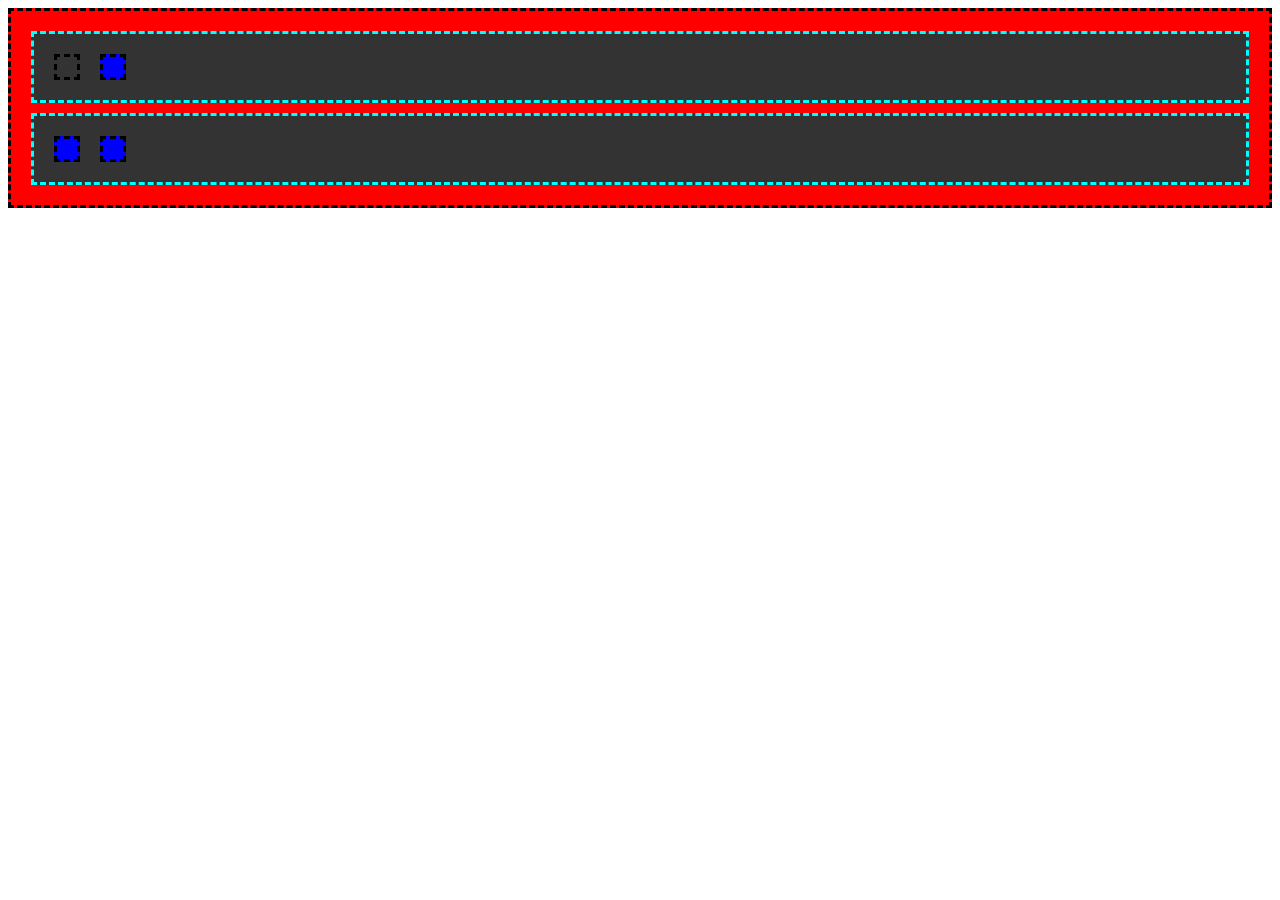
<file: Javascript/index.html>
<!DOCTYPE html>
<html lang="en">
<head>
    <meta charset="UTF-8">
    <meta name="viewport" content="width=device-width, initial-scale=1.0">
    <title>Document</title>
    <style>
        .grandparent {
            background-color: red;
            flex-direction: column;
            padding: 10px;
            border-style: dashed;
        }
    
        .parent {
            background-color: aqua;
            padding: 10px;
            display: flex;
            /* direction: column; */
            border-style: dashed;
            margin: 10px;
            border-color: aqua;

        }
    
        .child {
            background-color: blue;
            padding: 10px;
            /* display: flex; */
            border-style: dashed;
            margin: 10px;


        }
    </style>
    
    <script src="dom_traversal.js" defer></script>
</head>
<body>
    <div class="grandparent" id="grandparent-id">
        <div class="parent">
            <div class="child"></div>
            <div class="child"></div>
        </div>
        <div class="parent">
            <div class="child"></div>
            <div class="child"></div>
        </div>
    </div>
    
</body>
</html>
</file>
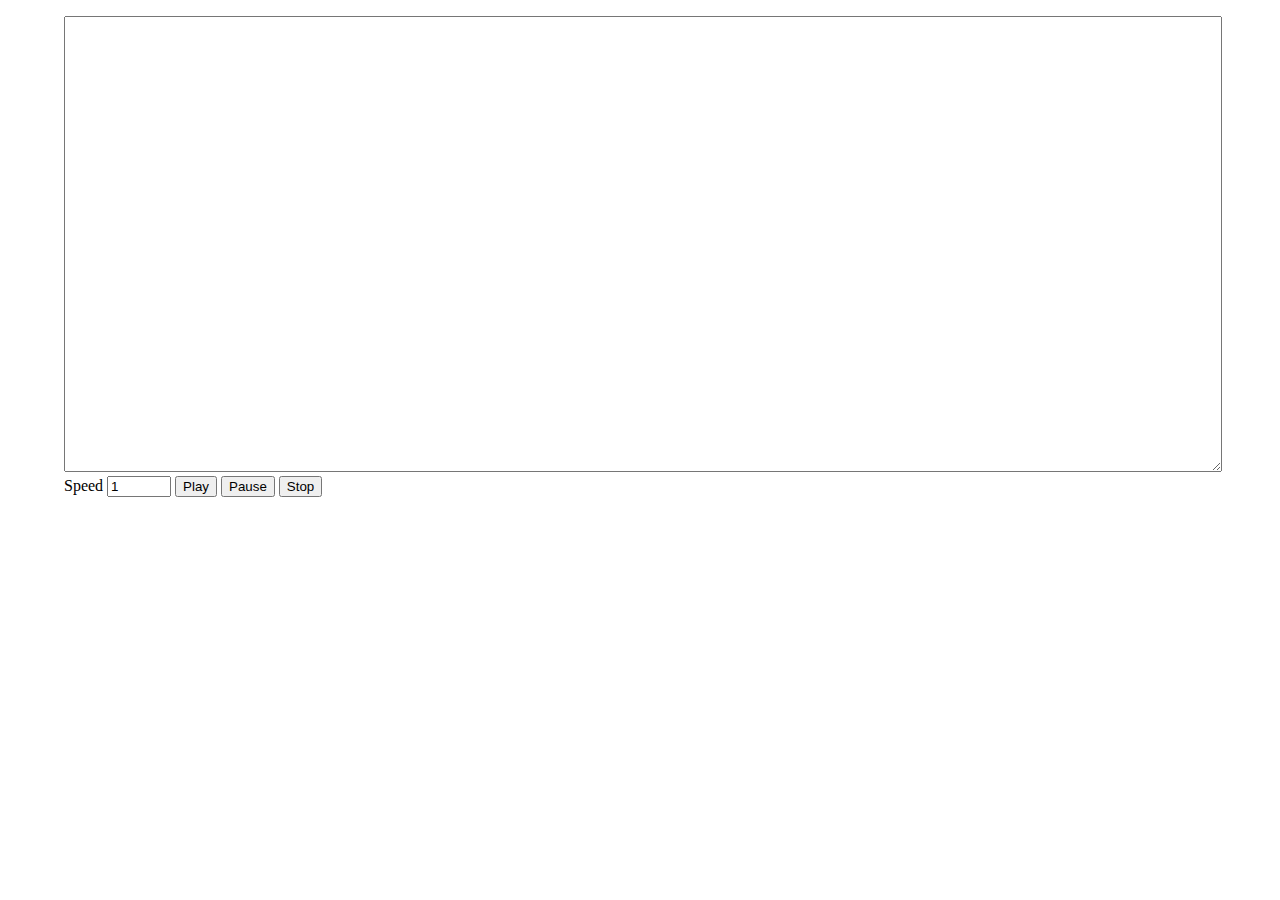
<file: Javascript/Projects/easy/index.html>
<!DOCTYPE html>
<html lang="en">
<head>
  <meta charset="UTF-8">
  <meta name="viewport" content="width=device-width, initial-scale=1.0">
  <meta http-equiv="X-UA-Compatible" content="ie=edge">
  <title>Document</title>
  <style>
    body {
      width: 90%;
      margin: 0 auto;
      margin-top: 1rem;
    }

    #text {
      width: 100%;
      height: 50vh;
    }
  </style>
  <script src="script.js" defer></script>
</head>
<body>
  <textarea id="text"></textarea>
  <label for="speed">Speed</label>
  <input type="number" name="spee" id="speed" min=".5" max="3" step=".5" value="1">
  <button id="play-button">Play</button>
  <button id="pause-button">Pause</button>
  <button id="stop-button">Stop</button>

</body>
</html>
</file>
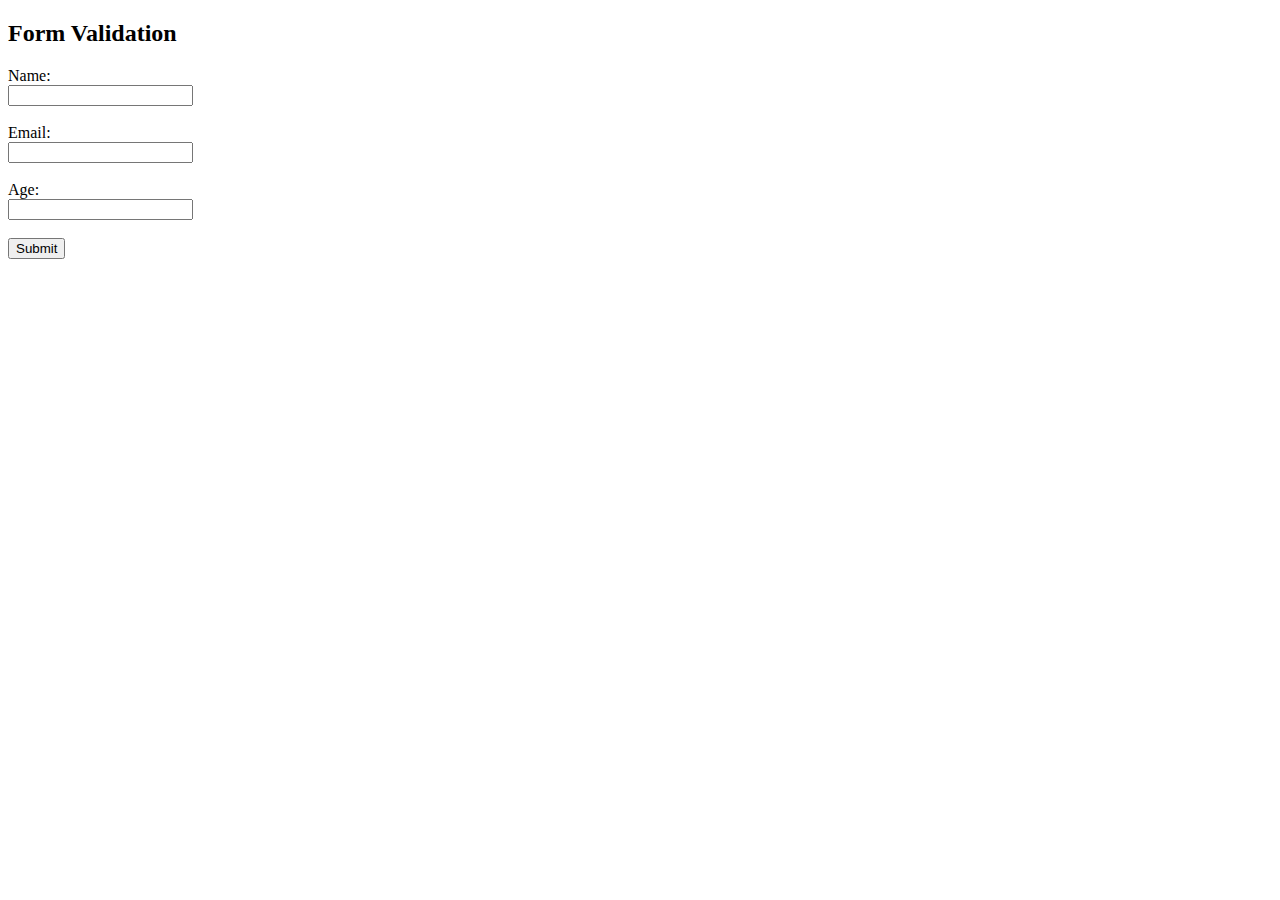
<file: Javascript/Projects/Form Validation/index.html>
<!DOCTYPE html>
<html lang="en">
<head>
    <meta charset="UTF-8">
    <meta name="viewport" content="width=device-width, initial-scale=1.0">
    <title>Form Validation</title>
    <style>
        .error {
          color: red;
        }
      </style>
</head>
<body>
    <h2>Form Validation</h2>
    <form id="myForm" onsubmit="return validateForm()">
      <label for="name">Name:</label><br>
      <input type="text" id="name" name="name"><br>
      <span id="nameError" class="error"></span><br>
      
      <label for="email">Email:</label><br>
      <input type="email" id="email" name="email"><br>
      <span id="emailError" class="error"></span><br>
      
      <label for="age">Age:</label><br>
      <input type="number" id="age" name="age"><br>
      <span id="ageError" class="error"></span><br>
      
      <input type="submit" value="Submit" id="submitButton">
    </form>
</body>
<script src="script.js" defer></script>
</html>
</file>
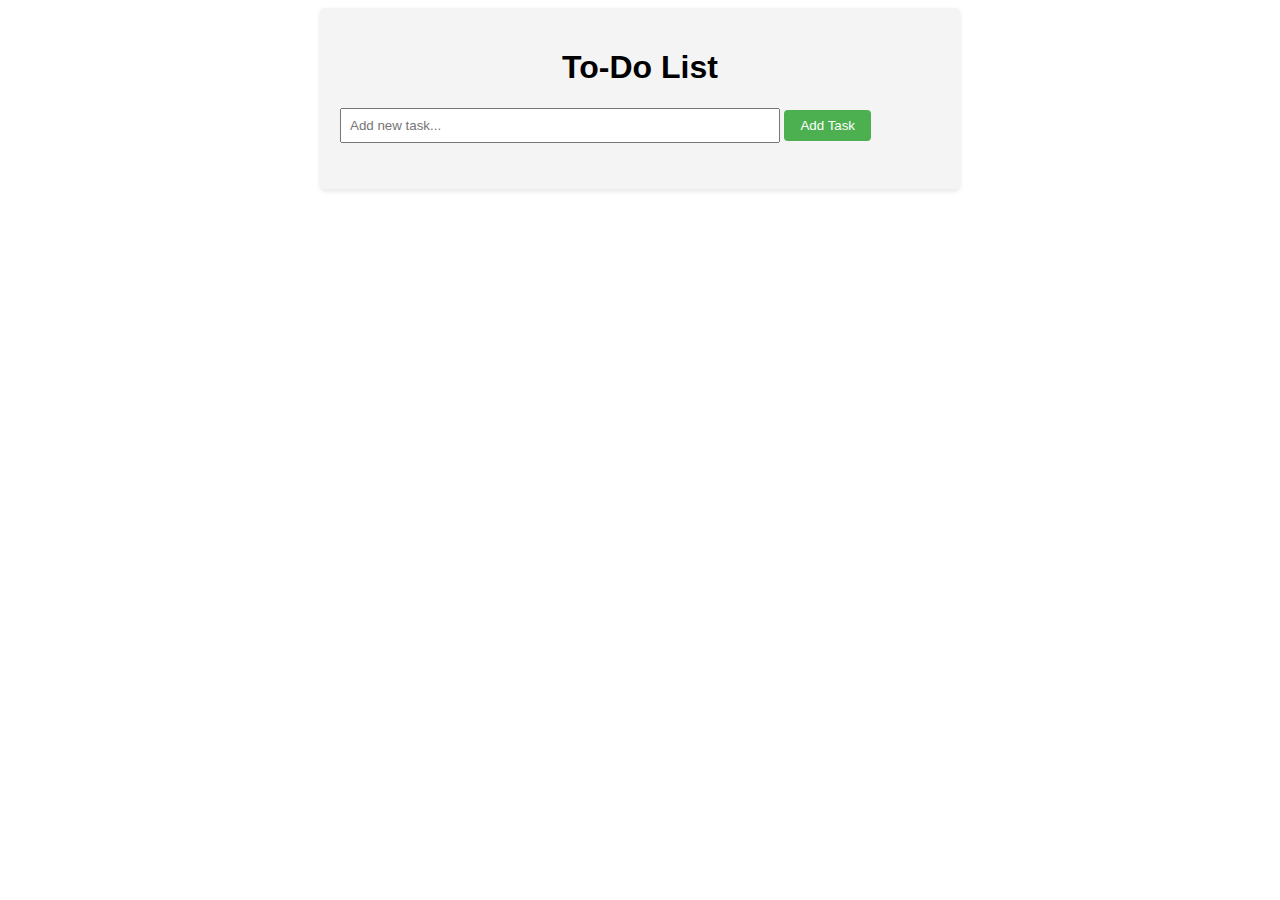
<file: Javascript/Projects/to-do-list/index.html>
<!DOCTYPE html>
<html lang="en">
<head>
    <meta charset="UTF-8">
    <meta name="viewport" content="width=device-width, initial-scale=1.0">
    <title>To-Do List App</title>
    <link rel="stylesheet" href="style.css">
    
</head>
<body>
    <div class="container">
        <h1>To-Do List</h1>
        <input type="text" id="taskInput" placeholder="Add new task...">
        <button id="addTaskBtn">Add Task</button>
        <ul id="taskList"></ul>
    </div>
    <script src="script.js"></script>
</body>
</html>
</file>
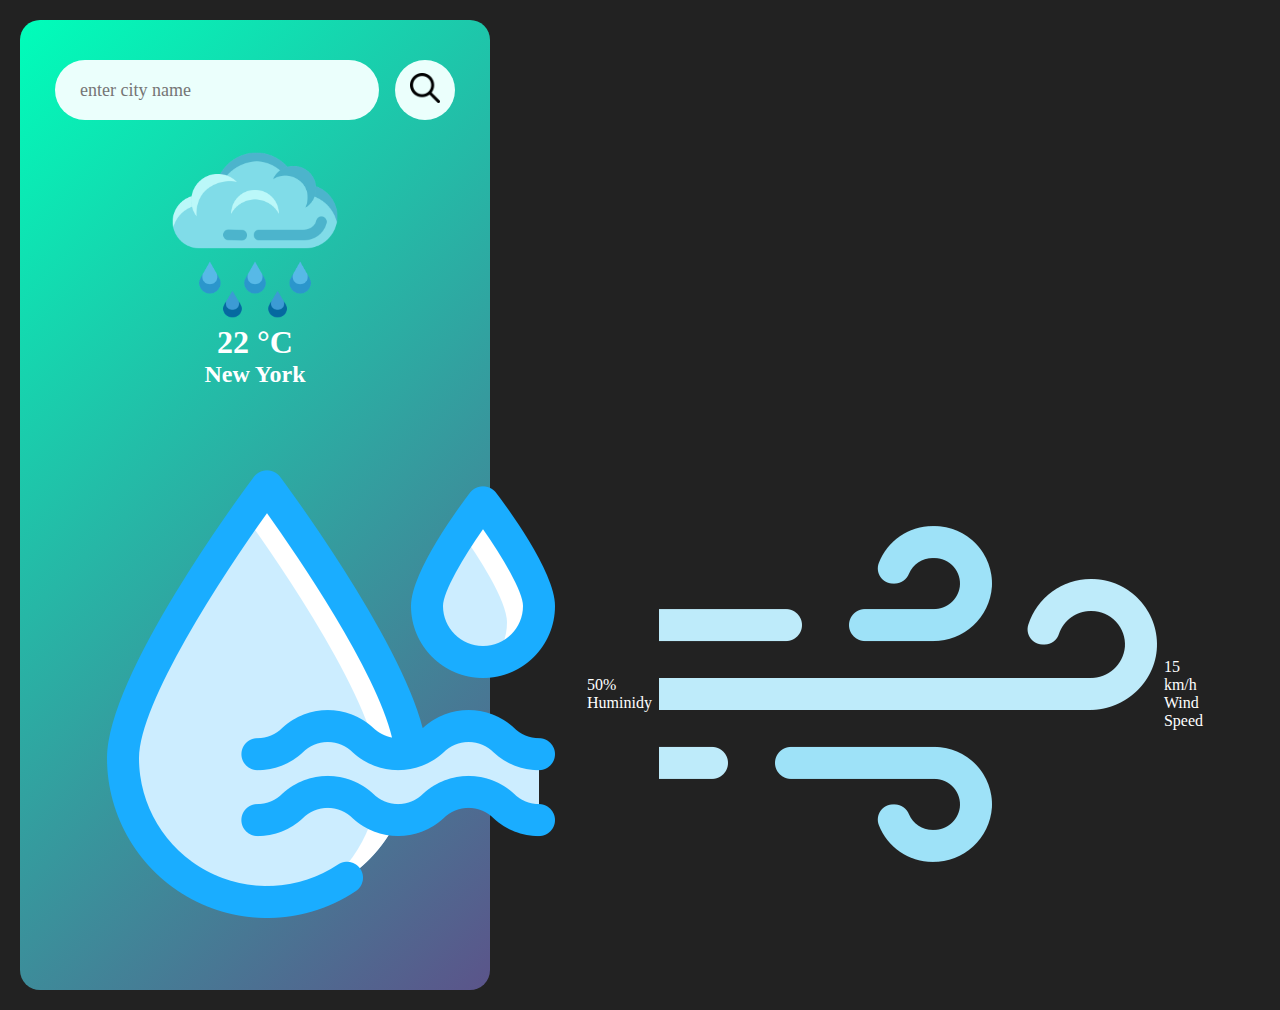
<file: Javascript/Projects/weather_api/index.html>
<!DOCTYPE html>
<html lang="en">
<head>
    <meta charset="UTF-8">
    <meta name="viewport" content="width=device-width, initial-scale=1.0">
    <title>Document</title>
    <link rel="stylesheet" href="style.css">

</head>
<body>
    <div class="card">
        <div class = "search">
            <input type="text" placeholder = "enter city name"
            spellcheck = 'false'>
            <button class="btn"><img src="images/search.png" alt=""></button>
        </div>
        <div class="weather-detail">
            <img src="images/rain.png" class="weather-icon">
            <h1 class = "temp">22 °C</h1>
            <h2 class = 'city'>New York</h2>
            <div class = "details">
                <div class="col">
                    <img src="images/humidity.png">
                    <div>
                        <p class="humidity">50%</p>
                        <p>Huminidy</p>
                    </div>
                </div>

                <div class="col">
                    <img src="images/wind.png">
                    <div>
                        <p class="wind">15 km/h</p>
                        <p>Wind Speed</p>
                    </div>
                </div>
            </div>
        </div>
    </div>
    <script src="script.js"></script>
</body>

</html>
</file>
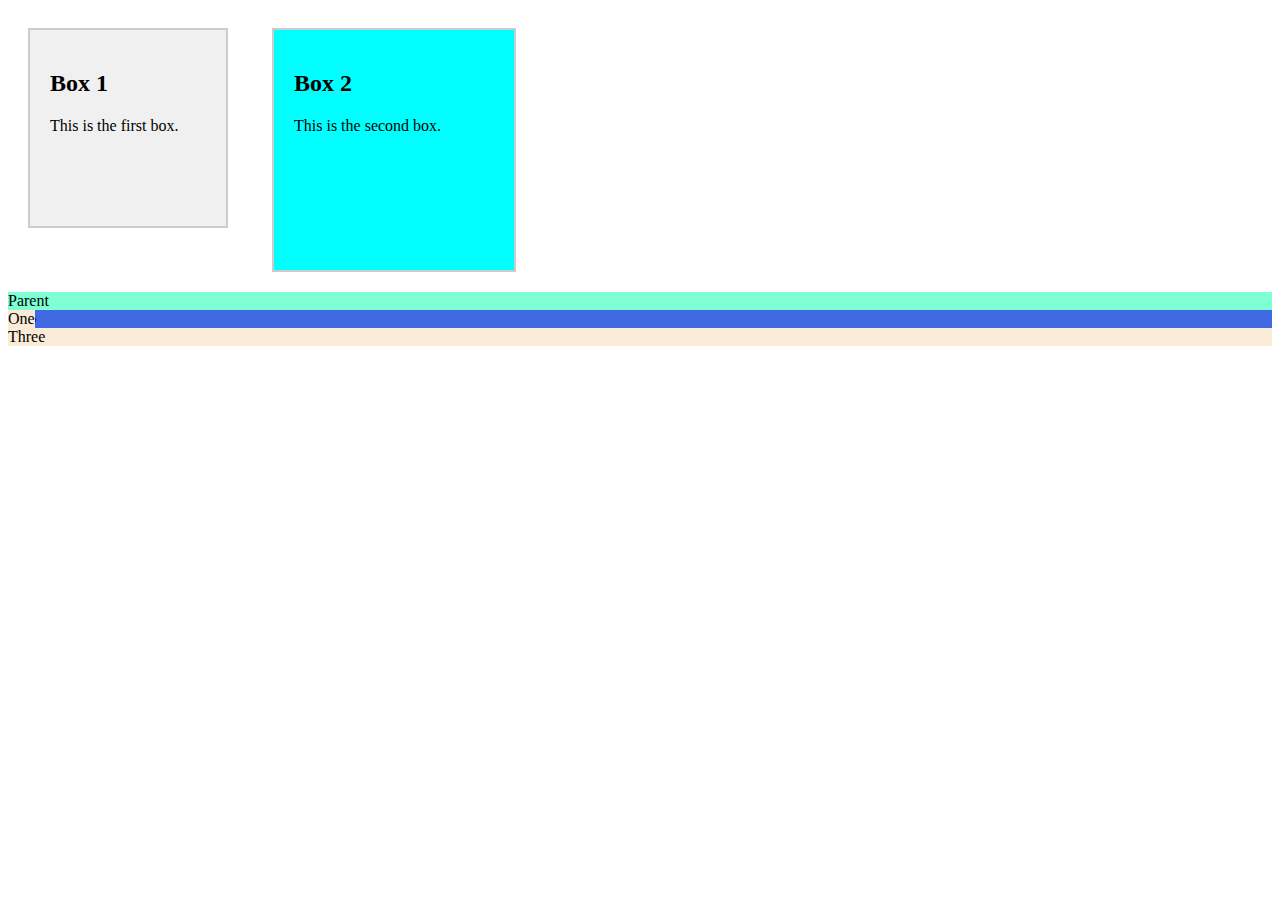
<file: CSS/CSS/css_box_model.html>
<!DOCTYPE html>
<html lang="en">
<head>
    <meta charset="UTF-8">
    <meta name="viewport" content="width=device-width, initial-scale=1.0">
    <title>Box Example</title>
    <style>
        .box-1 {
            width: 200px;
            height: 200px;
            background-color: #f0f0f0;
            border: 2px solid #ccc;
            padding: 20px;
            margin: 20px;
            display: inline-block;
            box-sizing: border-box; 
            /* width, height: chỉ tính text, element
            border-box: tính luôn cả border, padding */
        }
        .box-2 {
            width: 200px;
            height: 200px;
            background-color:aqua;
            border: 2px solid #ccc;
            padding: 20px;
            margin: 20px;
            display: inline-block;
        }

        .parent {
            background-color: aquamarine;
            position: relative;
            
        }

        .child-one-child{
            /* position: relative; */
            /* when apply relative, cho phép dịch chuyển các khối left, top khỏi flow của nó, bth khi dùng relative không có dùng left, top, right */
            position: absolute; 
            /* Khi muốn element đứng yên không moveround */
            /* thường được dùng nhiều */
            /* 1 children relative to the parent */
            background-color:antiquewhite;
        }

        .child-two-child{
            /* position: relative; */
            background-color: royalblue;
        }

        .child-three-child{
            /* position: relative; */
            background-color:antiquewhite;
        }
    </style>
</head>
<body>
    <div class="box-1">
        <h2>Box 1</h2>
        <p>This is the first box.</p>
    </div>

    <div class="box-2">
        <h2>Box 2</h2>
        <p>This is the second box.</p>
    </div>

    <div class="parent">Parent
        <div class="child-one-child">One</div>
        <div class="child-two-child">Two</div>
        <div class="child-three-child">Three</div>
    </div>
</body>
</html>
</file>
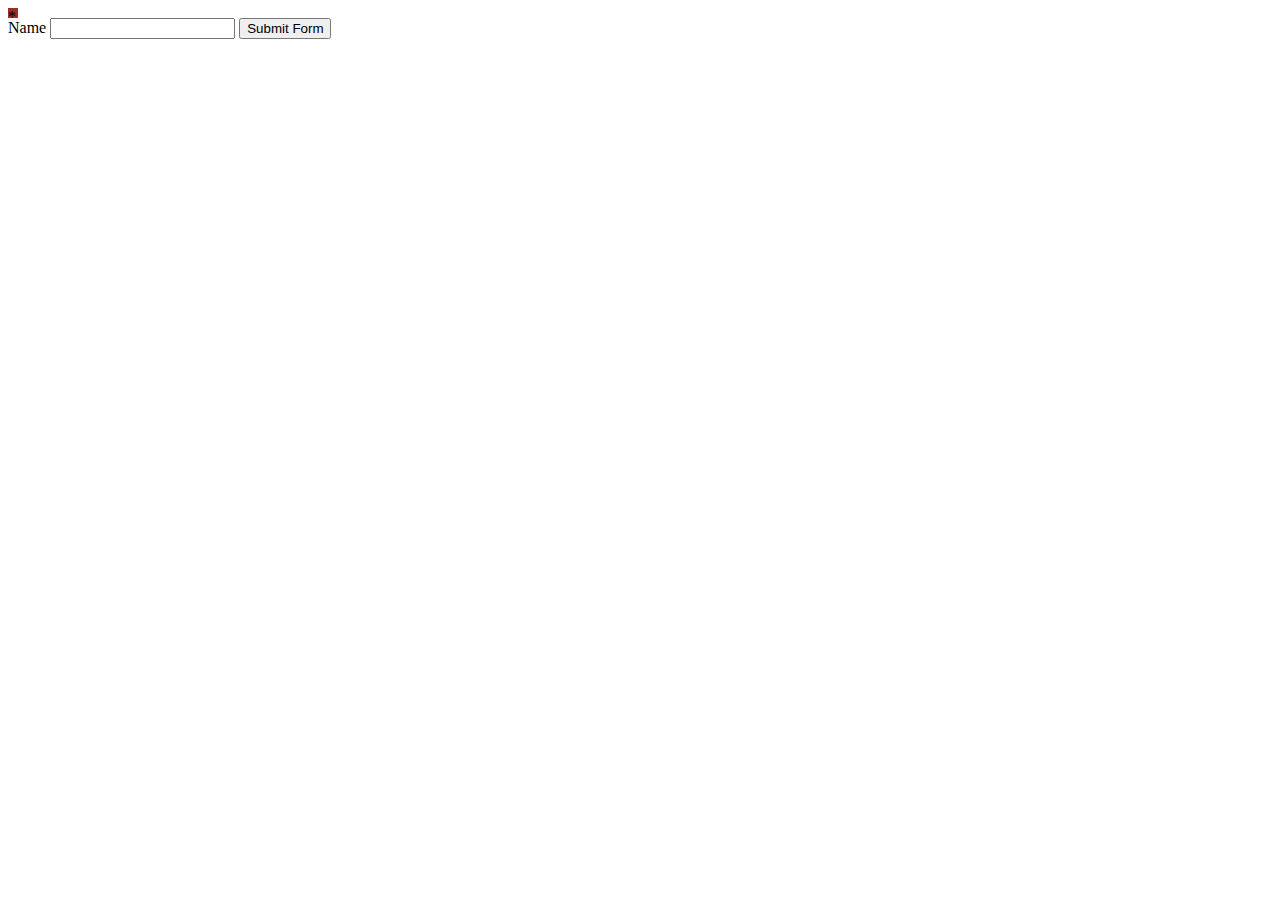
<file: CSS/CSS/css_pseudo_element.html>
<!DOCTYPE html>
  <html lang="en">
  <head>
    <meta charset="UTF-8">
    <meta name="viewport" content="width=device-width, initial-scale=1.0">
    <title>Document</title>
    <style>
        .required::before {
            content: "*";
            display:block;
            width: 10px;
            height: 10px;
            background-color: brown;}

/* Chi xuất hiện khi có content , và sẽ add vào trong label , trước name
Nêú thế require bằng input thi sẽ không có xuất hiện vì input không có content, pseudo sẽ không xuất hiện khi không có content*/

        [data-tooltip] {
            position:  relative;
        }

        [data-tooltip]:hover::after {
            content: attr(data-tooltip);
            position: absolute;
            top: 100%;
            /* tootop at bottom */
            left:0;
            right:0;
            margin-top: 5px;
            padding: 5px;
            background-color: lightgrey;
        }

        
    </style>
  </head>
  <body>
    <label class="required">Name</label>
    <input type="text" required>
    <button data-tooltip="Tooltip">Submit Form</button>
  </body>
  </html>
</file>
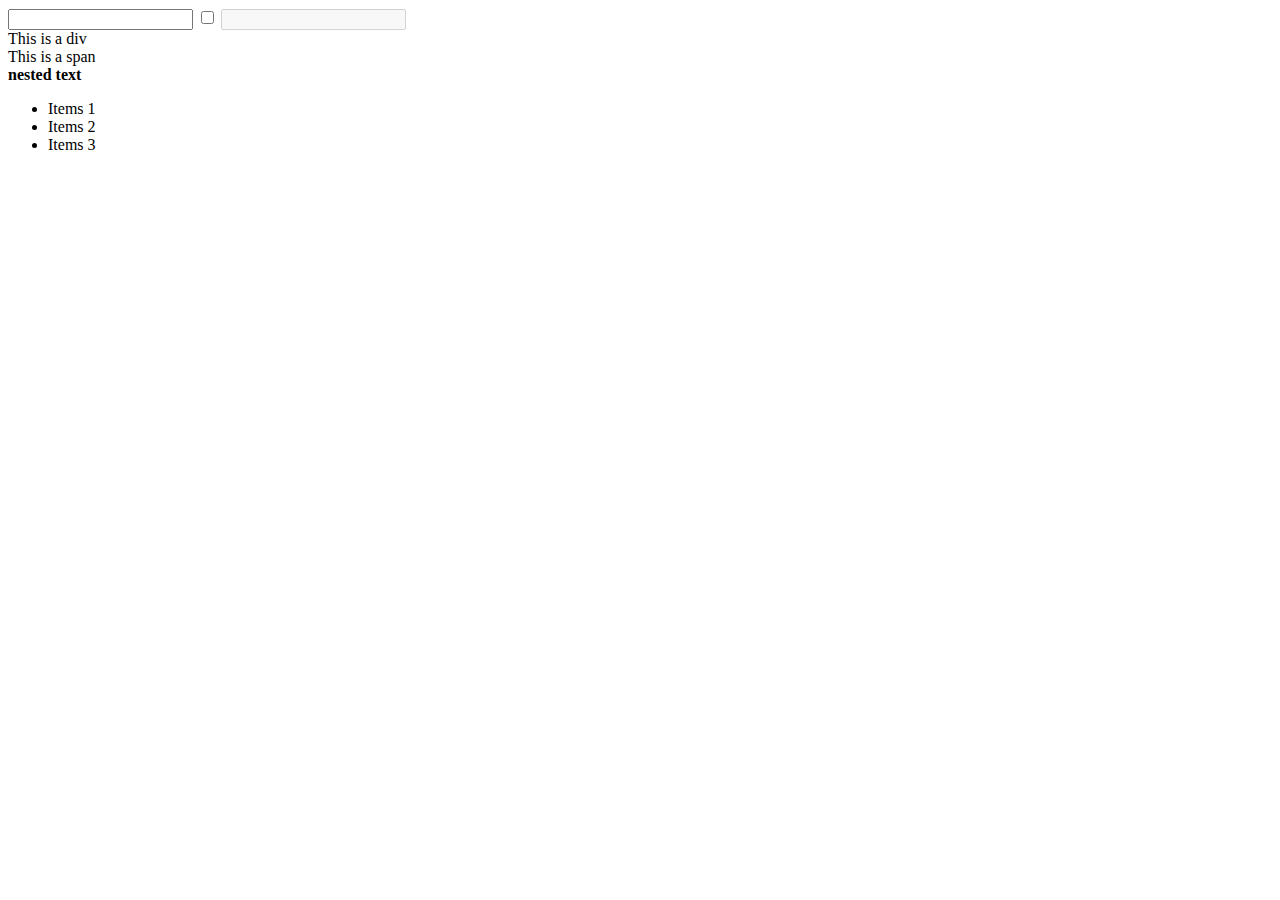
<file: CSS/CSS/css_selector.html>
<!-- - Basic CSS selectors
- CSS pseudo classes/elements
- Child selectors
- Advanced Selectors -->


<!DOCTYPE html>
<html lang="en">
<head>
    <meta charset="UTF-8">
    <meta name="viewport" content="width=device-width, initial-scale=1.0">
    <title>Document</title>
    <style>
        /* span,li.red{
            background-color: aqua;
        }
        Lấy span, li tại class red */
        /* div b {
            background-color: aqua;
        }
        Lấy tất cả các b không quan tâm là direct child hay indirect */
        /* div > b {
            background-color: aqua;
        }
        Chỉ lấy b nào trực tiếp sau div , trong th này div theo sau là span rồi mới đến b nên không được */

        /* li.red ~ li {
            background: red;
        }
        Lấy tất cả li nào tương tự nằm sau li có name là red */
        /* 
        li.red + li {
            background: red;
        }
        Lấy li nào tương tự nằm ngay sau li có name là red, ngay sau lun, nếu không có thì pass */ */
        /* li:hover{
            background-color: aqua;
        }; */
        /* input:focus{
            border-color: aqua;
            background-color:bisque;
        }

        Khi click vào input sẽ chuyển sang chế độ focus */
/* 
        input:checked{
            background-color:bisque;
        };
        Select only input have checked attribute */

        /* input:disabled{
            margin: 50px;
        } */

        /* li:last-child {
            background-color: aqua;
        }; */

        span:only-child{
            background-color: aqua;
        }

        /* div.red::after{
            content: " after";
            background:red;
            Add thêm text after vào sau text trong div có class red
        } */
    </style>
</head>
<body>
    <input type="text" class="">
    <input type="checkbox" class="">
    <input disabled type="datetime" class="">
    <div class="red">This is a div</div>
    <span class="blue">This is a span</span>
    <div><span>
        <b>nested text</b>
    </span></div>
    <ul>
        <li class="red">Items 1</li>
        <li>Items 2</li>
        <li>Items 3</li>
    </ul>
    
</body>
</html>
</file>
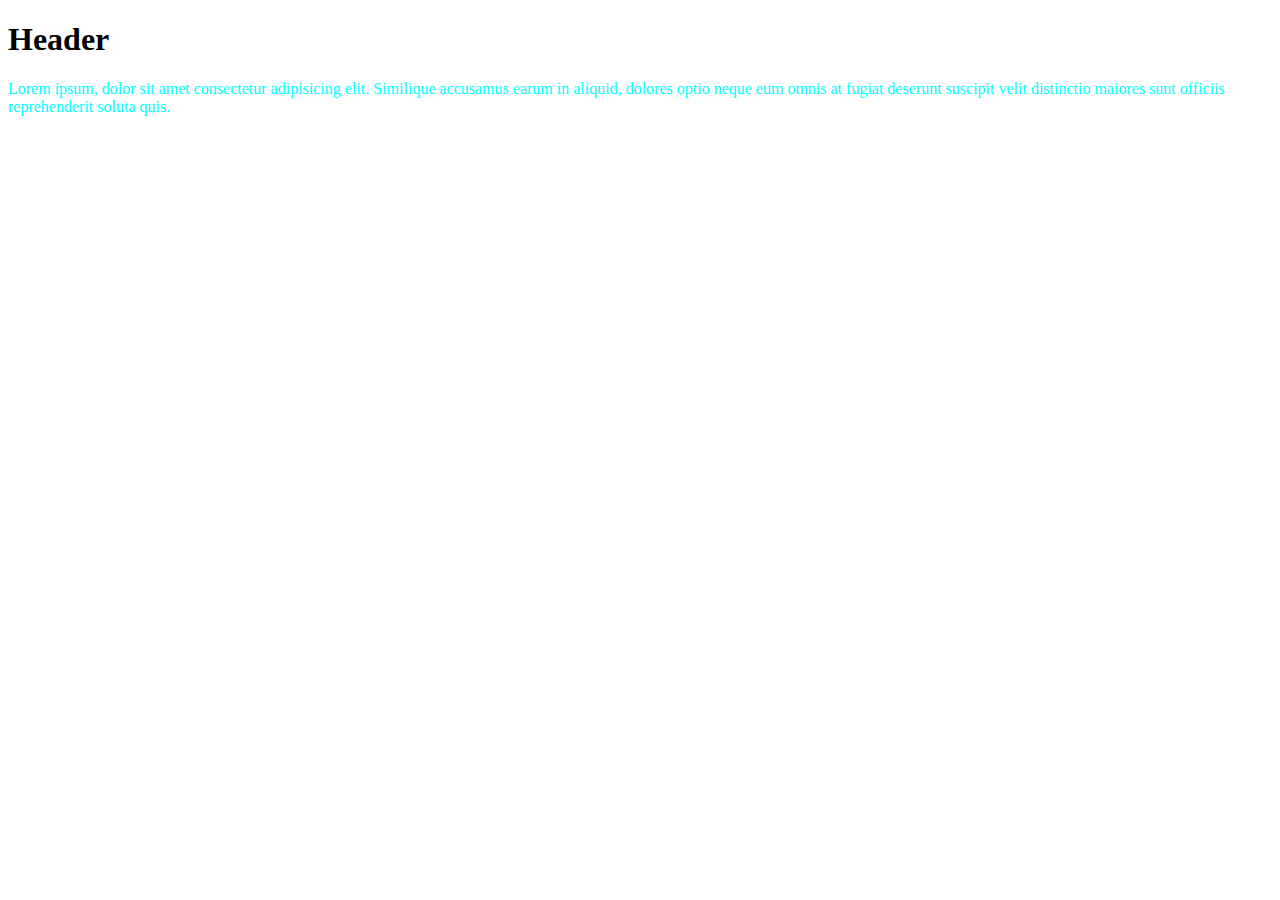
<file: CSS/CSS/css_specificity.html>
<!-- 
    CSS read from top to bottom
    CSS sẽ lấy cái nào specific hơn, ví dụ: h1 và class header cùng đựoc lấy => lấy header
    Nếu như trong từng cái id có set sẵn styles thì nó sẽ lấy trong styles
 -->

<!DOCTYPE html>
<html lang="en">
<head>
    <meta charset="UTF-8">
    <meta name="viewport" content="width=device-width, initial-scale=1.0">
    <title>Document</title>
    <style>
        #header-id {
            color:black;
        }
        .header{
            color: red;
        }
        .header{
            color: blue;
        }
        .text{
            color:aqua;
        }
    </style> 
</head>
<body>
    <h1 class="header" id="header-id">Header</h1>
    <p class="text">Lorem ipsum, dolor sit amet consectetur adipisicing elit. 
        Similique accusamus earum in aliquid, dolores optio neque eum omnis at
        fugiat deserunt suscipit velit distinctio maiores sunt officiis reprehenderit soluta quis.</p>
</body>
</html>
</file>
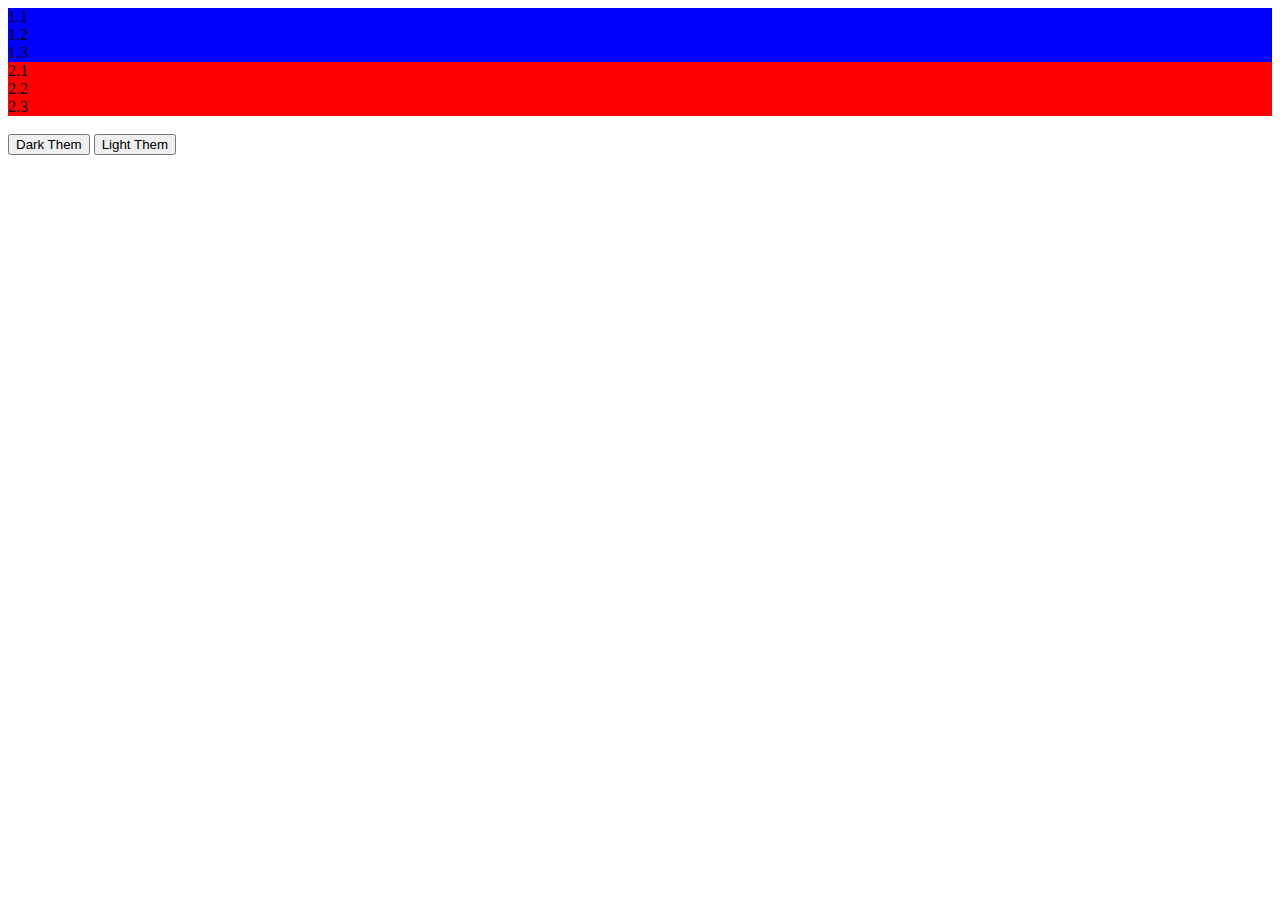
<file: CSS/CSS/css_variables.html>
<!DOCTYPE html>
<html lang="en">
<head>
    <meta charset="UTF-8">
    <meta name="viewport" content="width=device-width, initial-scale=1.0">
    <title>Document</title>
    <link rel="stylesheet" href="style_variable.css">
</head>
<body>
    <div class="one">
        <div class="one-one child">1.1</div>
        <div class="one-two child">1.2</div>
        <div class="one-three child">1.3</div>
    </div>

    <div class="two">
        <div class="two-one child">2.1</div>
        <div class="two-two child">2.2</div>
        <div class="two-three child">2.3</div>
    </div>

    <br>
    <button id ="dark-them-btn">Dark Them</button>
    <button id ="light-them-btn">Light Them</button>
    <script src="script.js"></script>
</body>
</html>
</file>
<file: Javascript/Projects/to-do-list/style.css>
body {
    font-family: Arial, sans-serif;
}

.container {
    max-width: 600px;
    margin: 0 auto;
    padding: 20px;
    background-color: #f4f4f4;
    border-radius: 5px;
    box-shadow: 0 2px 5px rgba(0, 0, 0, 0.1);
}

h1 {
    text-align: center;
}

input[type="text"], select {
    width: 70%;
    padding: 8px;
    margin-bottom: 10px;
}

button {
    padding: 8px 16px;
    background-color: #4caf50;
    color: #fff;
    border: none;
    border-radius: 4px;
    cursor: pointer;
}

button:hover {
    background-color: #45a049;
}

ul {
    list-style-type: none;
    padding: 0;
}

li {
    flex: 1;
    margin-bottom: 8px;
    padding: 8px;
    background-color: #fff;
    border-radius: 4px;
    position: relative;
}

.completed {
    text-decoration: line-through;
    color: #888;
}

button.delete {
    position: absolute;
    top: 50%;
    right: 10px;
    transform: translateY(-50%);
}
/* #taskList{
    background-color: bisque;
    display: flex;
    flex-direction: column;
    margin: 10px;
    border: 10px;
    padding: 10px;
} */
</file>
<file: Javascript/Projects/weather_api/style.css>
*{
    margin: 0;
    padding: 0;
    font-family: "Poppins", 'sans-serif';
    box-sizing: border-box;
}


body {
    background: #222;
}

.card{
    width: 90%;
    max-width: 470px;
    background: linear-gradient(135deg, #00feba, #5b548a);
    color: #fff;
    margin: 20px;
    border-radius: 20px;
    padding: 40px 35px;
    text-align: center;

}
.search{
    width: 100%;
    display: flex;
    align-items: center;
    justify-content: space-between;
}

.search input{
    border: 0;
    outline: 0;
    background: #ebfffc;
    color: #555;
    padding: 10px 25px;
    height: 60px;
    border-radius: 30px;
    flex: 1;
    margin-right: 16px;
    font-size: 18px;
}

.search button {
    border: 0;
    outline: 0;
    background: #ebfffc;
    border-radius: 50%;
    width: 60px;
    height: 60px;
    cursor: pointer;
}
.btn img {
    width: 50%;
    height: auto;
    background-color: none;
}

.weather-icon{
    width: 170px;
    margin-top: 30px;
}
.weather h1{
    font-size: 80px;
    font-weight:500;
}

.weather h2{
    font-size: 45px;
    font-weight: 400;
    margin-top: -10px;
}

.details{
    display: flex;
    align-items: center;
    justify-content: space-between;
    padding: 0 20px;
    margin-top: 50px;
}

.col{
    display: flex;
    align-items: center;
    text-align: left;
}

col img {
    width: 50%;
    height: auto;
    background-color: none;
}
</file>
<file: CSS/CSS/style_variable.css>
:root{
    --div-background-color: red;
    --text-color: black;
    --div-padding: 10px;
    --div-margin: 10px;
}
.body {
    background-color: var(--background-color, pink)
}
.child {
    background-color: var(--div-background-color);
    /* Apply tat ca cac class con tên child */
}

.one{
    --div-background-color: blue;
    --text-color: white;
}
/* .one-one {
    margin: var(--div-margin);
    margin: var(--div-padding);
} */
</file>
